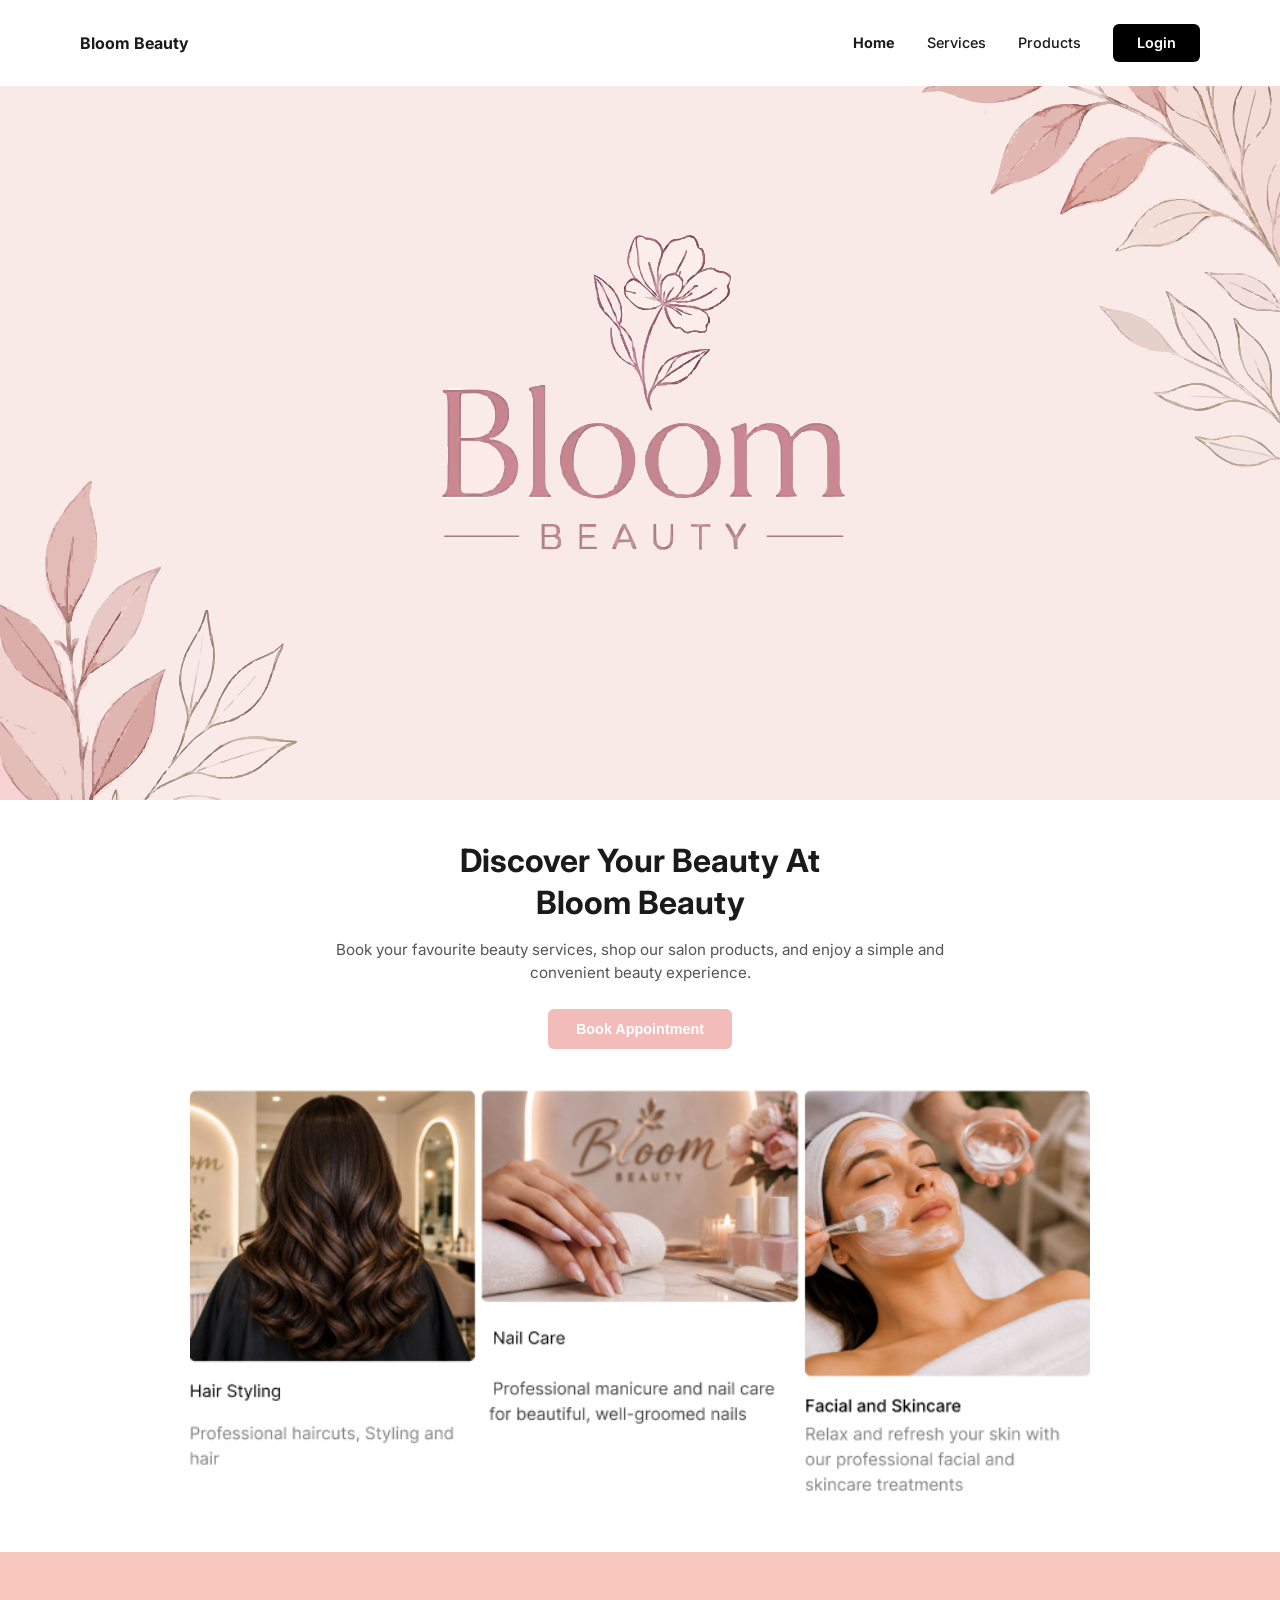
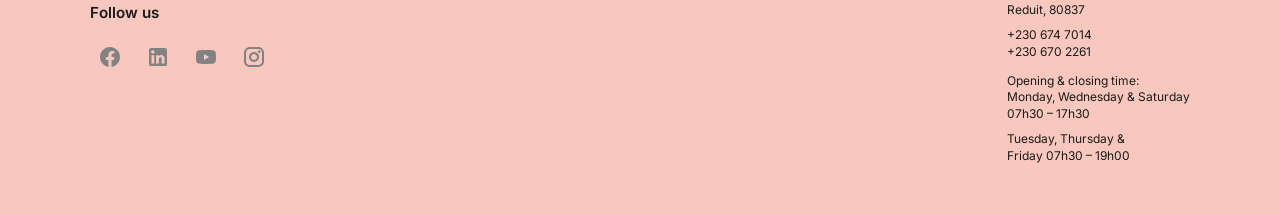
<file: bloom-beautyhtml/index.html>
<!DOCTYPE html>
<html lang="en">
<head>
  <meta charset="UTF-8" />
  <meta name="viewport" content="width=device-width, initial-scale=1.0" />
  <title>Bloom Beauty - Home</title>
  
  <!-- Google Fonts -->
  <link rel="preconnect" href="https://fonts.googleapis.com">
  <link rel="preconnect" href="https://fonts.gstatic.com" crossorigin>
  <link href="https://fonts.googleapis.com/css2?family=Inter:wght@400;500;600;700&display=swap" rel="stylesheet">
  
  <!-- Font Awesome Icons -->
  <link rel="stylesheet" href="https://cdnjs.cloudflare.com/ajax/libs/font-awesome/6.4.0/css/all.min.css">

  <!-- Link to external CSS file -->
  <link rel="stylesheet" href="style.css" />
</head>
<body>

  <!-- 1. Header / Navigation Bar -->
  <header class="site-header">
    <div class="logo">Bloom Beauty</div>
    <nav class="nav-links">
      <a href="index.html" class="active">Home</a>
      <a href="services.html">Services</a>
      <a href="products.html">Products</a>
      <a href="login.html" class="btn-login">Login</a>
    </nav>
  </header>

  <!-- 2. Hero Banner Image -->
  <section class="hero-banner">
    <img src="img/hero-banner.svg" alt="Bloom Beauty Floral Banner" />
  </section>

  <!-- 3. Hero Text & Call to Action -->
  <section class="hero-content">
    <h1>Discover Your Beauty At<br />Bloom Beauty</h1>
    <p>Book your favourite beauty services, shop our salon products, and enjoy a simple and convenient beauty experience.</p>
    <button class="btn-primary">Book Appointment</button>
  </section>

  <!-- 4. Our Services Section -->

    <div class="services-grid">
      <img src="img/services.jpg" alt="All Services" class="services-group" />  
    </div>
  </section>

  <!-- 5. Footer Section -->
  <footer class="site-footer">
    <div class="footer-container">
      
      <!-- Footer Left -->
      <div class="footer-left">
        <h4>Follow us</h4>
        <img src="img/socials.svg" alt="Social Media Links" class="social-icons-group" />
      </div>

      <!-- Footer Right -->
      <div class="footer-right">
        <p class="address">Reduit, 80837</p>
        <p>+230 674 7014</p>
        <p>+230 670 2261</p>
        <p class="schedule-title">Opening & closing time:</p>
        <p>Monday, Wednesday & Saturday<br />07h30 – 17h30</p>
        <p class="schedule-spacing">Tuesday, Thursday &<br />Friday 07h30 – 19h00</p>
      </div>

    </div>
  </footer>

</body>
</html>
</file>
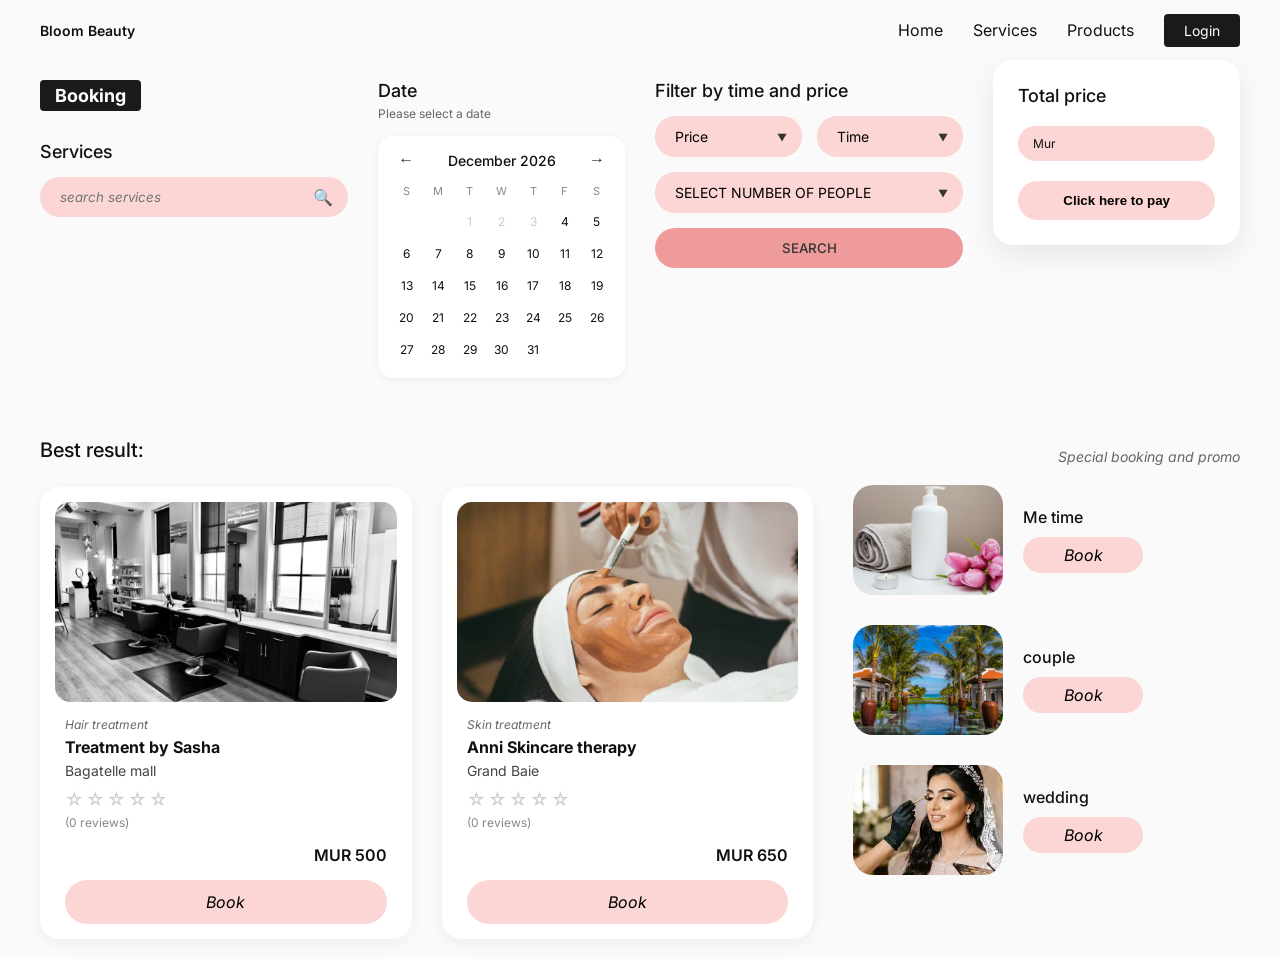
<file: booking.html>
<!DOCTYPE html>
<html lang="en">
<head>
    <meta charset="UTF-8">
    <meta name="viewport" content="width=device-width, initial-scale=1.0">
    <title>Bloom Beauty - Booking</title>
    <link rel="stylesheet" href="bookingstyle.css">
    <link href="https://fonts.googleapis.com/css2?family=Inter:wght@400;500;600;700&display=swap" rel="stylesheet">
</head>
<body>

    <!-- Navigation -->
    <nav class="navbar">
        <div class="logo">Bloom Beauty</div>
        <ul class="nav-links">
            <li><a href="#">Home</a></li>
            <li><a href="#">Services</a></li>
            <li><a href="#">Products</a></li>
            <li><a href="#" class="login-btn">Login</a></li>
        </ul>
    </nav>

    <main class="container">
        
        <!-- Top Section: Search & Filters -->
        <section class="search-section">
            
            <div class="services-search">
                <h2 class="section-title">Booking</h2>
                <h3>Services</h3>
                
                <!-- Searchable Dropdown -->
                <div class="searchable-dropdown" id="serviceDropdownContainer">
                    <input type="text" id="serviceSearchInput" placeholder="search services" autocomplete="off">
                    <span class="search-icon">&#128269;</span>
                    
                    <!-- Dropdown List -->
                    <ul class="dropdown-list" id="serviceDropdownList">
                        <!-- Options injected by JS -->
                    </ul>
                </div>
                <!-- Hidden input to store the selected service ID -->
                <input type="hidden" id="selectedServiceId" value="">
            </div>

            <!-- Real Calendar -->
            <div class="date-picker">
                <h3>Date</h3>
                <p class="subtitle">Please select a date</p>
                <div class="calendar-widget">
                    <div class="calendar-header">
                        <button class="cal-arrow" id="prevMonth">&#8592;</button>
                        <span id="calendarMonthYear">September 2026</span>
                        <button class="cal-arrow" id="nextMonth">&#8594;</button>
                    </div>
                    <div class="calendar-grid">
                        <div class="cal-day-name">S</div><div class="cal-day-name">M</div><div class="cal-day-name">T</div>
                        <div class="cal-day-name">W</div><div class="cal-day-name">T</div><div class="cal-day-name">F</div>
                        <div class="cal-day-name">S</div>
                        <!-- Days will be generated by JavaScript -->
                    </div>
                </div>
                <!-- Hidden input for the selected date -->
                <input type="hidden" id="selectedDate" value="">
            </div>

            <!-- Filter Dropdowns -->
            <div class="filters">
                <h3>Filter by time and price</h3>
                
                <div class="filter-row">
                    <div class="select-wrapper">
                        <select id="priceFilter" class="filter-select">
                            <option value="">Price</option>
                            <!-- REPLACE VALUES HERE -->
                            <option value="under-500">Under MUR 500</option>
                            <option value="500-1000">MUR 500 - 1000</option>
                            <option value="over-1000">Over MUR 1000</option>
                        </select>
                    </div>
                    <div class="select-wrapper">
                        <select id="timeFilter" class="filter-select">
                            <option value="">Time</option>
                            <!-- REPLACE VALUES HERE -->
                            <option value="morning">Morning</option>
                            <option value="afternoon">Afternoon</option>
                            <option value="evening">Evening</option>
                        </select>
                    </div>
                </div>

                <div class="select-wrapper full-width">
                    <select id="peopleFilter" class="filter-select">
                        <option value="">SELECT NUMBER OF PEOPLE</option>
                        <!-- REPLACE VALUES HERE -->
                        <option value="1">1 Person</option>
                        <option value="2">2 People</option>
                        <option value="3">3 People</option>
                        <option value="4">4+ People</option>
                    </select>
                </div>

                <button class="search-btn" id="searchBtn">SEARCH</button>
            </div>

            <!-- Total Price Card -->
            <div class="total-price-card">
                <h3>Total price</h3>
                <div class="price-input-wrapper">
                    <span class="currency">Mur</span>
                    <input type="text" id="totalPriceInput" class="price-input" readonly value="">
                </div>
                <!-- TODO: Connect to /api/pay endpoint -->
                <button class="pay-btn" id="payBtn">Click here to pay</button>
            </div>

        </section>

        <!-- Bottom Section: Results & Promos -->
        <section class="results-section">
            
            <div class="best-results">
                <h2>Best result:</h2>
                
                <div class="cards-container">
                    <!-- Card 1 -->
                    <div class="service-card">
                        <img src="images/HairTreatment.png" alt="Hair treatment">
                        <div class="card-content">
                            <p class="service-type">Hair treatment</p>
                            <h4>Treatment by Sasha</h4>
                            <p class="location">Bagatelle mall</p>
                            
                            <!-- Rating set to 0 -->
                            <div class="stars" data-rating="0">&#9734;&#9734;&#9734;&#9734;&#9734;</div>
                            <p class="reviews-text">(0 reviews)</p>
                            
                            <div class="card-footer">
                                <span class="price">MUR 500</span>
                            </div>
                            <button class="book-btn card-book-btn" data-service="Hair Styling">Book</button>
                        </div>
                    </div>

                    <!-- Card 2 -->
                    <div class="service-card">
                        <img src="images/Spa.png" alt="Skin treatment">
                        <div class="card-content">
                            <p class="service-type">Skin treatment</p>
                            <h4>Anni Skincare therapy</h4>
                            <p class="location">Grand Baie</p>
                            
                            <!-- Rating set to 0 -->
                            <div class="stars" data-rating="0">&#9734;&#9734;&#9734;&#9734;&#9734;</div>
                            <p class="reviews-text">(0 reviews)</p>
                            
                            <div class="card-footer">
                                <span class="price">MUR 650</span>
                            </div>
                            <button class="book-btn card-book-btn" data-service="Facial and Skincare">Book</button>
                        </div>
                    </div>
                </div>
            </div>

            <!-- Side Promos -->
            <aside class="promos">
                <p class="promo-text">Special booking and promo</p>
                
                <div class="promo-item">
                    <img src="images/Metime.png" alt="Me time">
                    <div class="promo-details">
                        <h4>Me time</h4>
                        <button class="book-btn small-btn promo-book-btn" data-promo="metime">Book</button>
                    </div>
                </div>

                <div class="promo-item">
                    <img src="images/Couple.png" alt="Couple">
                    <div class="promo-details">
                        <h4>couple</h4>
                        <button class="book-btn small-btn promo-book-btn" data-promo="couple">Book</button>
                    </div>
                </div>

                <div class="promo-item">
                    <img src="images/wedding.jpg" alt="Wedding">
                    <div class="promo-details">
                        <h4>wedding</h4>
                        <button class="book-btn small-btn promo-book-btn" data-promo="wedding">Book</button>
                    </div>
                </div>
            </aside>

        </section>

    </main>

    <script src="bookingscript.js"></script>
</body>
</html>
</file>
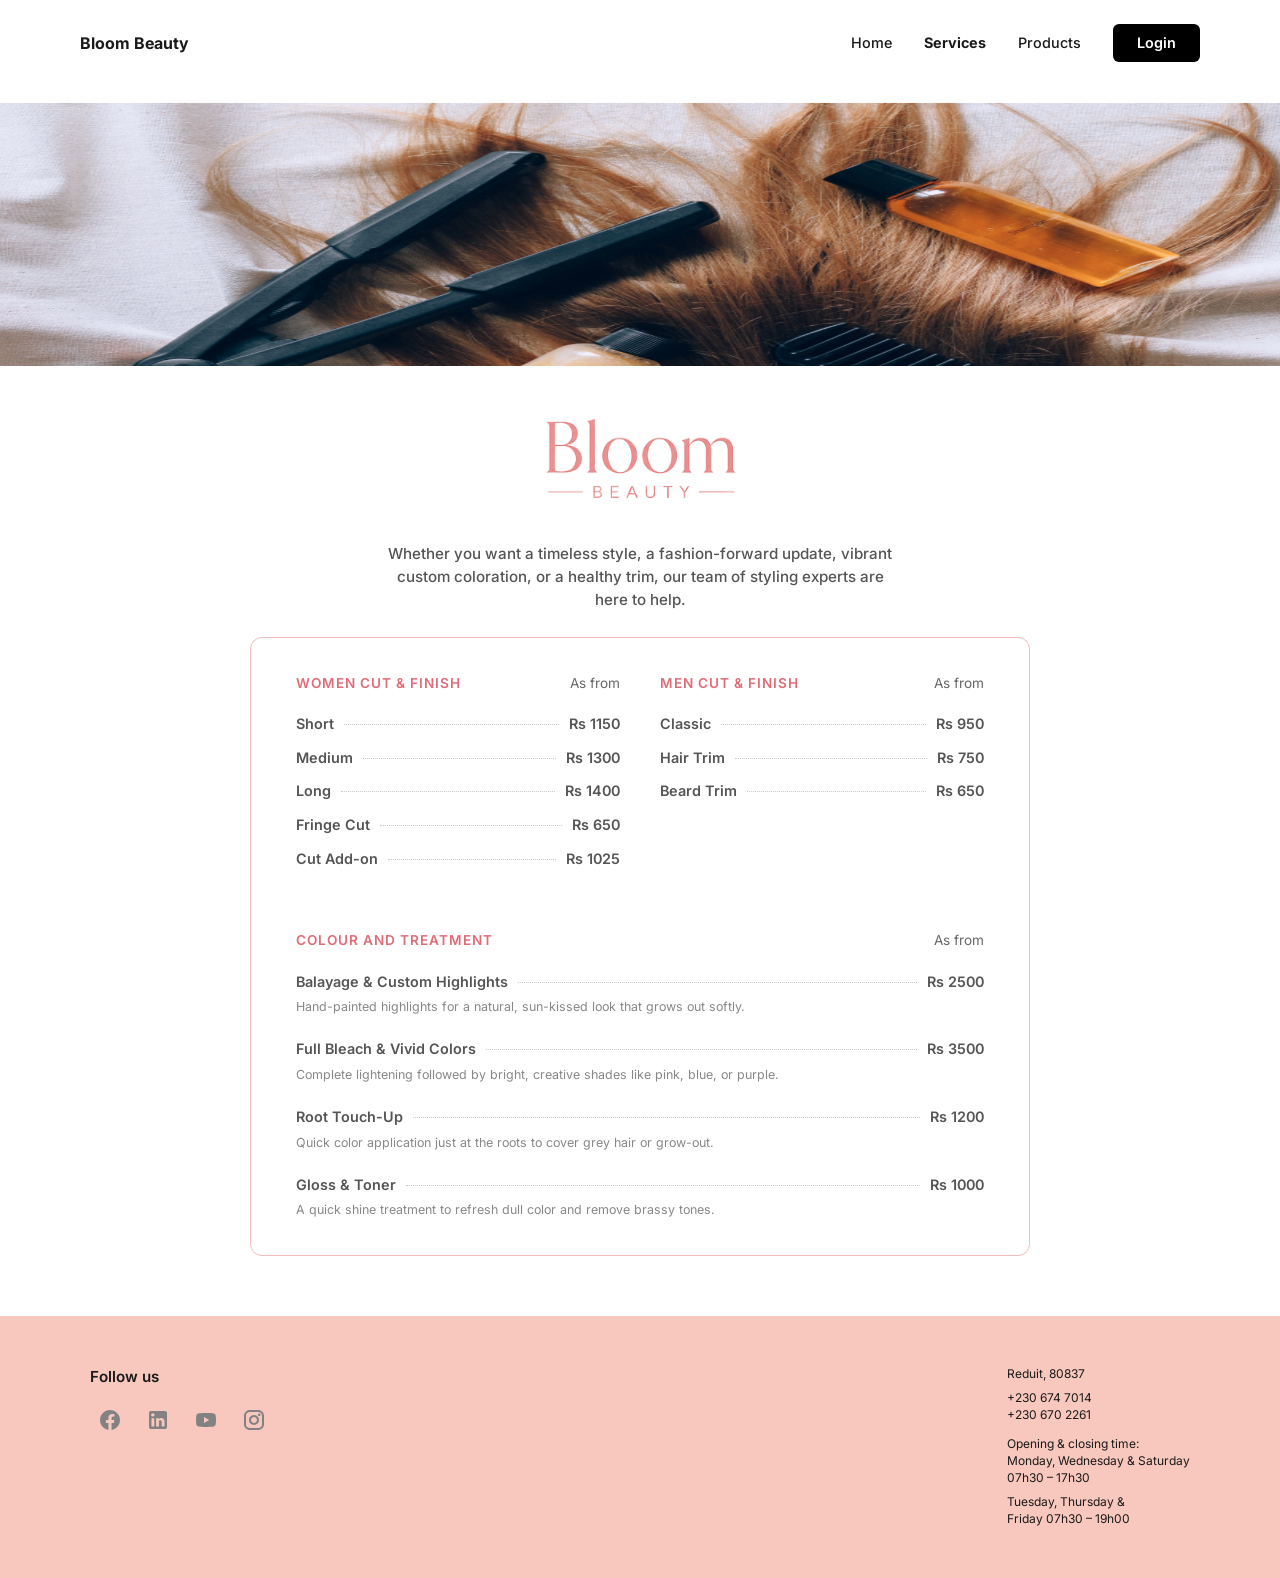
<file: bloom-beautyhtml/hair.html>
<!DOCTYPE html>
<html lang="en">
<head>
  <meta charset="UTF-8" />
  <meta name="viewport" content="width=device-width, initial-scale=1.0" />
  <title>Bloom Beauty - Hair Services</title>
  
  <!-- Google Fonts -->
  <link rel="preconnect" href="https://fonts.googleapis.com">
  <link rel="preconnect" href="https://fonts.gstatic.com" crossorigin>
  <link href="https://fonts.googleapis.com/css2?family=Inter:wght@400;500;600;700&family=Playfair+Display:ital,wght@0,400;0,600;1,400&display=swap" rel="stylesheet">
  
  <!-- Shared Stylesheet -->
  <link rel="stylesheet" href="style.css?v=5" />
</head>
<body>

  <!-- Navigation Header -->
  <header class="site-header">
    <div class="logo">Bloom Beauty</div>
    <nav class="nav-links">
      <a href="index.html">Home</a>
      <a href="services.html" class="active">Services</a>
      <a href="products.html">Products</a>
      <a href="login.html" class="btn-login">Login</a>
    </nav>
  </header>

  <!-- Hero Banner Section (With Zoom Effect) -->
  <div class="page-hero-banner">
    <img src="img/hair-services-banner.svg" alt="Hair Services Banner" class="hero-bg-img" />
    <div class="hero-overlay">
      <h1>Hair Services</h1>
    </div>
  </div>

  <!-- Centered Brand Logo Image Section -->
  <section class="brand-sub-section">
    <div class="brand-logo-container">
      <img src="img/Hero Image.jpg" alt="Bloom Beauty Logo" class="center-brand-logo" />
    </div>
    <p class="brand-tagline max-width-desc">
      Whether you want a timeless style, a fashion-forward update, vibrant custom coloration, or a healthy trim, our team of styling experts are here to help.
    </p>
  </section>

  <!-- Hair Menu Card Section -->
  <main class="menu-container">
    <div class="menu-card">
      
      <!-- Top Grid: 2 Columns (Women vs Men) -->
      <div class="menu-two-column-grid">
        
        <!-- Column 1: Women Cut & Finish -->
        <div class="menu-column">
          <div class="menu-header-row">
            <span class="menu-category-title">WOMEN CUT & FINISH</span>
            <span class="menu-as-from">As from</span>
          </div>
          <div class="menu-items-list compact">
            
            <div class="menu-item-row">
              <span class="service-title">Short</span>
              <span class="leader-dots"></span>
              <span class="service-price">Rs 1150</span>
            </div>

            <div class="menu-item-row">
              <span class="service-title">Medium</span>
              <span class="leader-dots"></span>
              <span class="service-price">Rs 1300</span>
            </div>

            <div class="menu-item-row">
              <span class="service-title">Long</span>
              <span class="leader-dots"></span>
              <span class="service-price">Rs 1400</span>
            </div>

            <div class="menu-item-row">
              <span class="service-title">Fringe Cut</span>
              <span class="leader-dots"></span>
              <span class="service-price">Rs 650</span>
            </div>

            <div class="menu-item-row">
              <span class="service-title">Cut Add-on</span>
              <span class="leader-dots"></span>
              <span class="service-price">Rs 1025</span>
            </div>

          </div>
        </div>

        <!-- Column 2: Men Cut & Finish -->
        <div class="menu-column">
          <div class="menu-header-row">
            <span class="menu-category-title">MEN CUT & FINISH</span>
            <span class="menu-as-from">As from</span>
          </div>
          <div class="menu-items-list compact">
            
            <div class="menu-item-row">
              <span class="service-title">Classic</span>
              <span class="leader-dots"></span>
              <span class="service-price">Rs 950</span>
            </div>

            <div class="menu-item-row">
              <span class="service-title">Hair Trim</span>
              <span class="leader-dots"></span>
              <span class="service-price">Rs 750</span>
            </div>

            <div class="menu-item-row">
              <span class="service-title">Beard Trim</span>
              <span class="leader-dots"></span>
              <span class="service-price">Rs 650</span>
            </div>

          </div>
        </div>

      </div>

      <!-- Section Divider Line -->
      <div class="menu-section-divider"></div>

      <!-- Bottom Section: Colour and Treatment -->
      <div class="menu-full-width-section">
        <div class="menu-header-row">
          <span class="menu-category-title">COLOUR AND TREATMENT</span>
          <span class="menu-as-from">As from</span>
        </div>

        <div class="menu-items-list">
          
          <!-- Item 1 -->
          <div class="menu-item">
            <div class="menu-item-row">
              <span class="service-title">Balayage & Custom Highlights</span>
              <span class="leader-dots"></span>
              <span class="service-price">Rs 2500</span>
            </div>
            <p class="service-desc">
              Hand-painted highlights for a natural, sun-kissed look that grows out softly.
            </p>
          </div>

          <!-- Item 2 -->
          <div class="menu-item">
            <div class="menu-item-row">
              <span class="service-title">Full Bleach & Vivid Colors</span>
              <span class="leader-dots"></span>
              <span class="service-price">Rs 3500</span>
            </div>
            <p class="service-desc">
              Complete lightening followed by bright, creative shades like pink, blue, or purple.
            </p>
          </div>

          <!-- Item 3 -->
          <div class="menu-item">
            <div class="menu-item-row">
              <span class="service-title">Root Touch-Up</span>
              <span class="leader-dots"></span>
              <span class="service-price">Rs 1200</span>
            </div>
            <p class="service-desc">
              Quick color application just at the roots to cover grey hair or grow-out.
            </p>
          </div>

          <!-- Item 4 -->
          <div class="menu-item">
            <div class="menu-item-row">
              <span class="service-title">Gloss & Toner</span>
              <span class="leader-dots"></span>
              <span class="service-price">Rs 1000</span>
            </div>
            <p class="service-desc">
              A quick shine treatment to refresh dull color and remove brassy tones.
            </p>
          </div>

        </div>
      </div>

    </div>
  </main>

  <!-- Footer Section -->
  <footer class="site-footer">
    <div class="footer-container">
      
      <!-- Footer Left -->
      <div class="footer-left">
        <h4>Follow us</h4>
        <img src="img/socials.svg" alt="Social Media Links" class="social-icons-group" />
      </div>

      <!-- Footer Right -->
      <div class="footer-right">
        <p class="address">Reduit, 80837</p>
        <p>+230 674 7014</p>
        <p>+230 670 2261</p>
        <p class="schedule-title">Opening & closing time:</p>
        <p>Monday, Wednesday & Saturday<br />07h30 – 17h30</p>
        <p class="schedule-spacing">Tuesday, Thursday &<br />Friday 07h30 – 19h00</p>
      </div>

    </div>
  </footer>

</body>
</html>
</file>
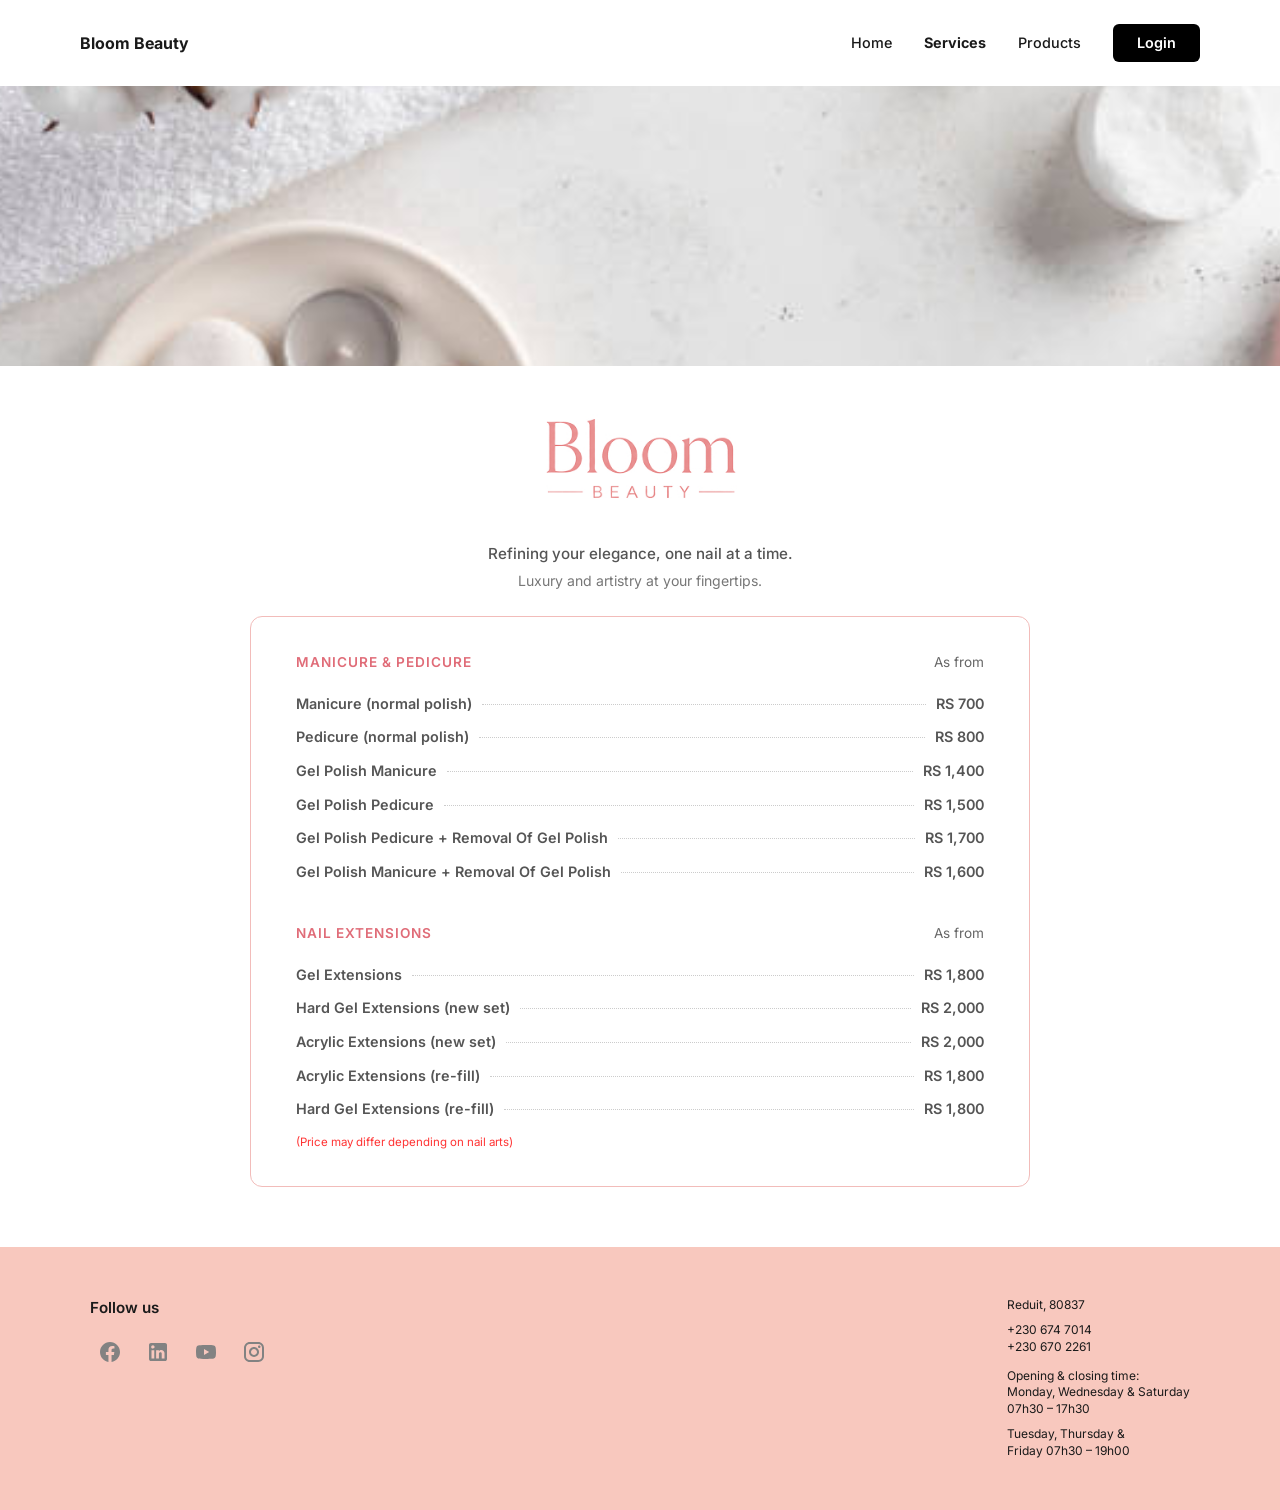
<file: bloom-beautyhtml/nails.html>
<!DOCTYPE html>
<head>
  <meta charset="UTF-8" />
  <meta name="viewport" content="width=device-width, initial-scale=1.0" />
  <title>Bloom Beauty - Nails Care</title>
  
  <!-- Google Fonts -->
  <link rel="preconnect" href="https://fonts.googleapis.com">
  <link rel="preconnect" href="https://fonts.gstatic.com" crossorigin>
  <link href="https://fonts.googleapis.com/css2?family=Inter:wght@400;500;600;700&family=Playfair+Display:ital,wght@0,400;0,600;1,400&display=swap" rel="stylesheet">
  
  <!-- Font Awesome Icons -->
  <link rel="stylesheet" href="https://cdnjs.cloudflare.com/ajax/libs/font-awesome/6.4.0/css/all.min.css">

  <!-- Shared Stylesheet -->
  <link rel="stylesheet" href="style.css?v=6" />
</head>
<body>

  <!-- Navigation Header -->
  <header class="site-header">
    <div class="logo">Bloom Beauty</div>
    <nav class="nav-links">
      <a href="index.html">Home</a>
      <a href="services.html" class="active">Services</a>
      <a href="products.html">Products</a>
      <a href="login.html" class="btn-login">Login</a>
    </nav>
  </header>

  <!-- Hero Banner Section (With Zoom Effect) -->
  <div class="page-hero-banner">
    <img src="img/nails-care-banner.svg" alt="Nails Care Banner" class="hero-bg-img" />
    <div class="hero-overlay">
      <h1>Nails Care</h1>
    </div>
  </div>

  <!-- Centered Brand Logo Image Section -->
  <section class="brand-sub-section">
    <div class="brand-logo-container">
      <img src="img/Hero Image.jpg" alt="Bloom Beauty Logo" class="center-brand-logo" />
    </div>
    <p class="brand-tagline">Refining your elegance, one nail at a time.</p>
    <p class="brand-subtagline">Luxury and artistry at your fingertips.</p>
  </section>

  <!-- Nails Menu Card Section -->
  <main class="menu-container">
    <div class="menu-card">
      
      <!-- Section 1: Manicure & Pedicure -->
      <div class="menu-full-width-section">
        <div class="menu-header-row">
          <span class="menu-category-title">MANICURE & PEDICURE</span>
          <span class="menu-as-from">As from</span>
        </div>

        <div class="menu-items-list compact">
          
          <div class="menu-item-row">
            <span class="service-title">Manicure (normal polish)</span>
            <span class="leader-dots"></span>
            <span class="service-price">RS 700</span>
          </div>

          <div class="menu-item-row">
            <span class="service-title">Pedicure (normal polish)</span>
            <span class="leader-dots"></span>
            <span class="service-price">RS 800</span>
          </div>

          <div class="menu-item-row">
            <span class="service-title">Gel Polish Manicure</span>
            <span class="leader-dots"></span>
            <span class="service-price">RS 1,400</span>
          </div>

          <div class="menu-item-row">
            <span class="service-title">Gel Polish Pedicure</span>
            <span class="leader-dots"></span>
            <span class="service-price">RS 1,500</span>
          </div>

          <div class="menu-item-row">
            <span class="service-title">Gel Polish Pedicure + Removal Of Gel Polish</span>
            <span class="leader-dots"></span>
            <span class="service-price">RS 1,700</span>
          </div>

          <div class="menu-item-row">
            <span class="service-title">Gel Polish Manicure + Removal Of Gel Polish</span>
            <span class="leader-dots"></span>
            <span class="service-price">RS 1,600</span>
          </div>

        </div>
      </div>

      <!-- Section Divider -->
      <div class="menu-section-divider"></div>

      <!-- Section 2: Nail Extensions -->
      <div class="menu-full-width-section">
        <div class="menu-header-row">
          <span class="menu-category-title">NAIL EXTENSIONS</span>
          <span class="menu-as-from">As from</span>
        </div>

        <div class="menu-items-list compact">
          
          <div class="menu-item-row">
            <span class="service-title">Gel Extensions</span>
            <span class="leader-dots"></span>
            <span class="service-price">RS 1,800</span>
          </div>

          <div class="menu-item-row">
            <span class="service-title">Hard Gel Extensions (new set)</span>
            <span class="leader-dots"></span>
            <span class="service-price">RS 2,000</span>
          </div>

          <div class="menu-item-row">
            <span class="service-title">Acrylic Extensions (new set)</span>
            <span class="leader-dots"></span>
            <span class="service-price">RS 2,000</span>
          </div>

          <div class="menu-item-row">
            <span class="service-title">Acrylic Extensions (re-fill)</span>
            <span class="leader-dots"></span>
            <span class="service-price">RS 1,800</span>
          </div>

          <div class="menu-item-row">
            <span class="service-title">Hard Gel Extensions (re-fill)</span>
            <span class="leader-dots"></span>
            <span class="service-price">RS 1,800</span>
          </div>

        </div>

        <!-- Note Text -->
        <p class="menu-note-text">(Price may differ depending on nail arts)</p>

      </div>

    </div>
  </main>

  <footer class="site-footer">
    <div class="footer-container">
      
      <!-- Footer Left -->
      <div class="footer-left">
        <h4>Follow us</h4>
        <img src="img/socials.svg" alt="Social Media Links" class="social-icons-group" />
      </div>

      <!-- Footer Right -->
      <div class="footer-right">
        <p class="address">Reduit, 80837</p>
        <p>+230 674 7014</p>
        <p>+230 670 2261</p>
        <p class="schedule-title">Opening & closing time:</p>
        <p>Monday, Wednesday & Saturday<br />07h30 – 17h30</p>
        <p class="schedule-spacing">Tuesday, Thursday &<br />Friday 07h30 – 19h00</p>
      </div>

    </div>
  </footer>

</body>
</html>
</file>
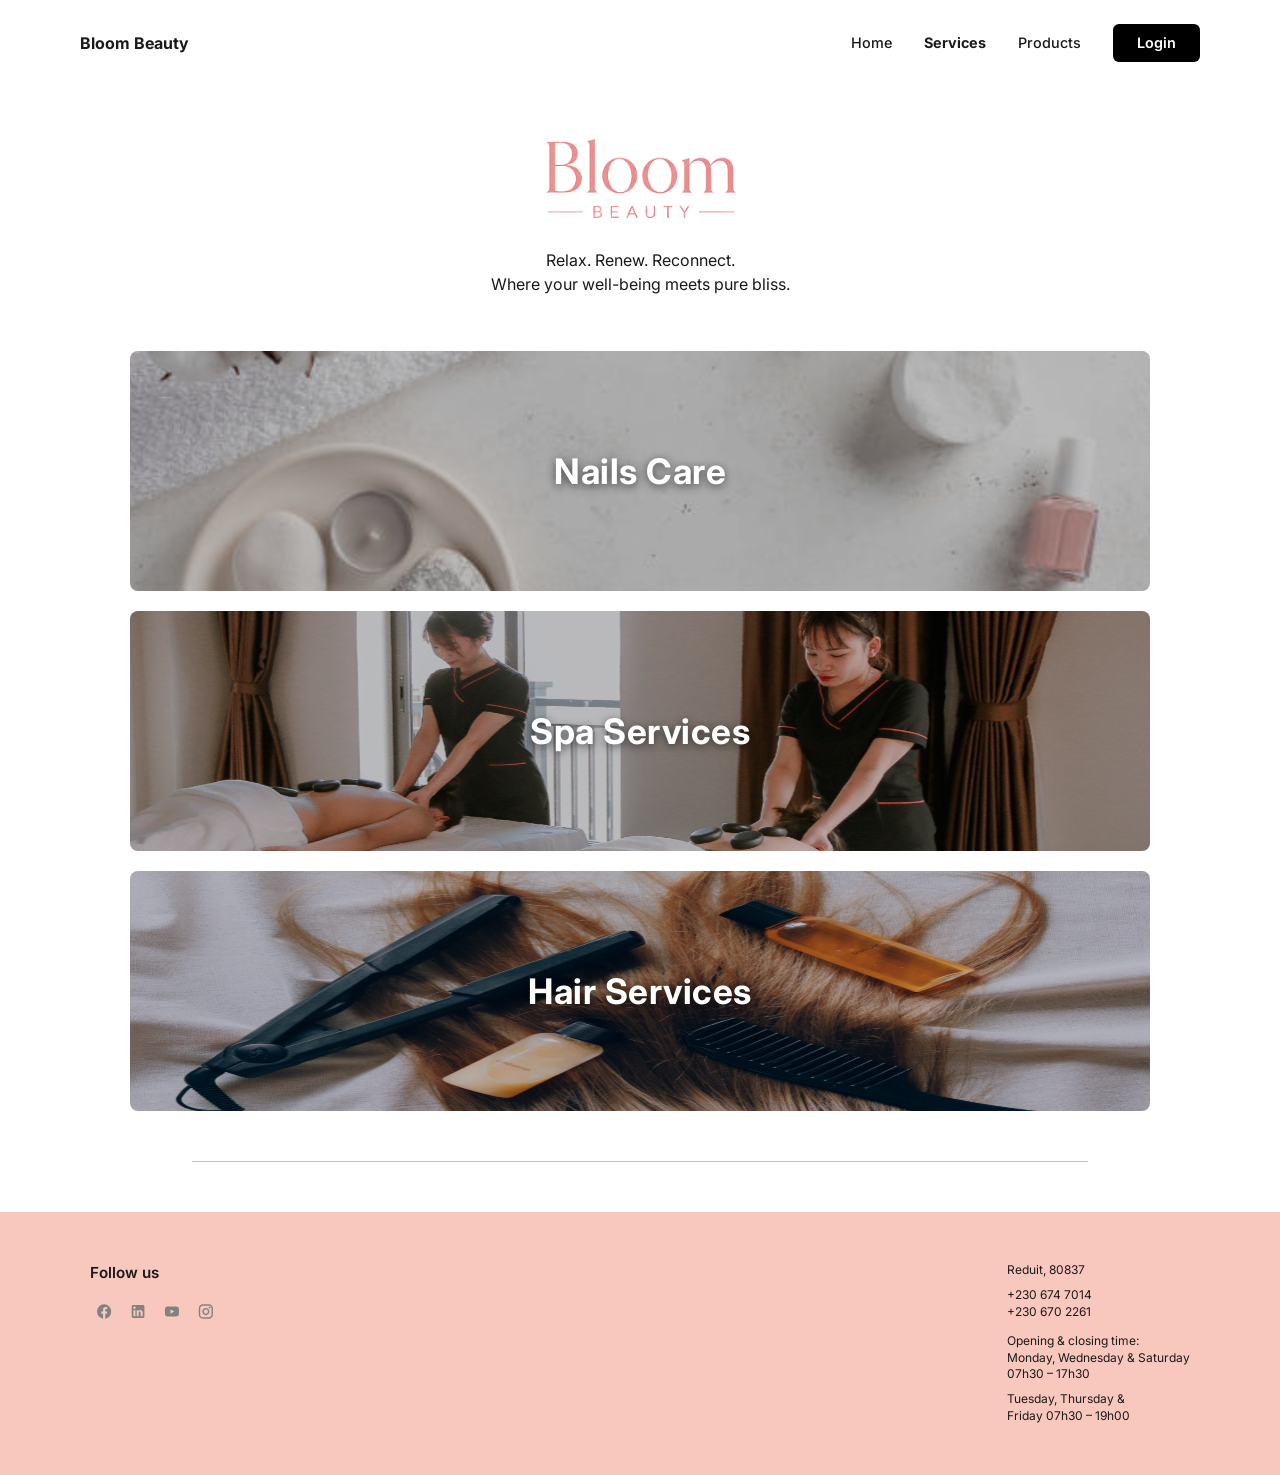
<file: bloom-beautyhtml/services.html>
<!DOCTYPE html>
<head>
  <meta charset="UTF-8" />
  <meta name="viewport" content="width=device-width, initial-scale=1.0" />
  <title>Bloom Beauty - Services</title>
  
  <!-- Google Fonts -->
  <link rel="preconnect" href="https://fonts.googleapis.com">
  <link rel="preconnect" href="https://fonts.gstatic.com" crossorigin>
  <link href="https://fonts.googleapis.com/css2?family=Inter:wght@400;500;600;700&display=swap" rel="stylesheet">
  
  <!-- Main Stylesheet -->
  <link rel="stylesheet" href="style2.css" />
</head>
<body>

  <!-- Navigation Header -->
  <header class="site-header">
    <div class="logo">Bloom Beauty</div>
    <nav class="nav-links">
      <a href="index.html">Home</a>
      <a href="/services.html" class="active">Services</a>
      <a href="/products.html">Products</a>
      <a href="/login.html" class="btn-login">Login</a>
    </nav>
  </header>

  <!-- Centered Brand Logo Section -->
  <section class="brand-sub-section">
    <div class="brand-logo-container">
      <img src="img/Hero Image.jpg" alt="Bloom Beauty Logo" class="center-brand-logo" />
    </div>
    <p class="brand-tagline">Relax. Renew. Reconnect.</p>
    <p class="brand-subtagline">Where your well-being meets pure bliss.</p>
  </section>

  <!-- Services Categories Section (Text inside images) -->
  <main class="services-categories-section">
    
    <!-- Nails Care Banner -->
    <a href="nails.html" class="category-banner">
      <img src="img/nails-care-banner.svg" alt="Nails Care" class="banner-bg" />
      <div class="banner-overlay">
        <h2>Nails Care</h2>
      </div>
    </a>

    <!-- Spa Services Banner -->
    <a href="spa.html" class="category-banner">
      <img src="img/spa-services-banner.svg" alt="Spa Services" class="banner-bg" />
      <div class="banner-overlay">
        <h2>Spa Services</h2>
      </div>
    </a>

    <!-- Hair Services Banner -->
    <a href="hair.html" class="category-banner">
      <img src="img/hair-services-banner.svg" alt="Hair Services" class="banner-bg" />
      <div class="banner-overlay">
        <h2>Hair Services</h2>
      </div>
    </a>

  </main>

  <div class="content-divider"></div>

  <!-- Footer Section -->
  <footer class="site-footer">
    <div class="footer-container">
      
      <!-- Footer Left -->
      <div class="footer-left">
        <h4>Follow us</h4>
        <img src="img/socials.svg" alt="Social Media Links" class="social-icons-group" />
      </div>

      <!-- Footer Right -->
      <div class="footer-right">
        <p class="address">Reduit, 80837</p>
        <p>+230 674 7014</p>
        <p>+230 670 2261</p>
        <p class="schedule-title">Opening & closing time:</p>
        <p>Monday, Wednesday & Saturday<br />07h30 – 17h30</p>
        <p class="schedule-spacing">Tuesday, Thursday &<br />Friday 07h30 – 19h00</p>
      </div>

    </div>
  </footer>

</body>
</html>
</file>
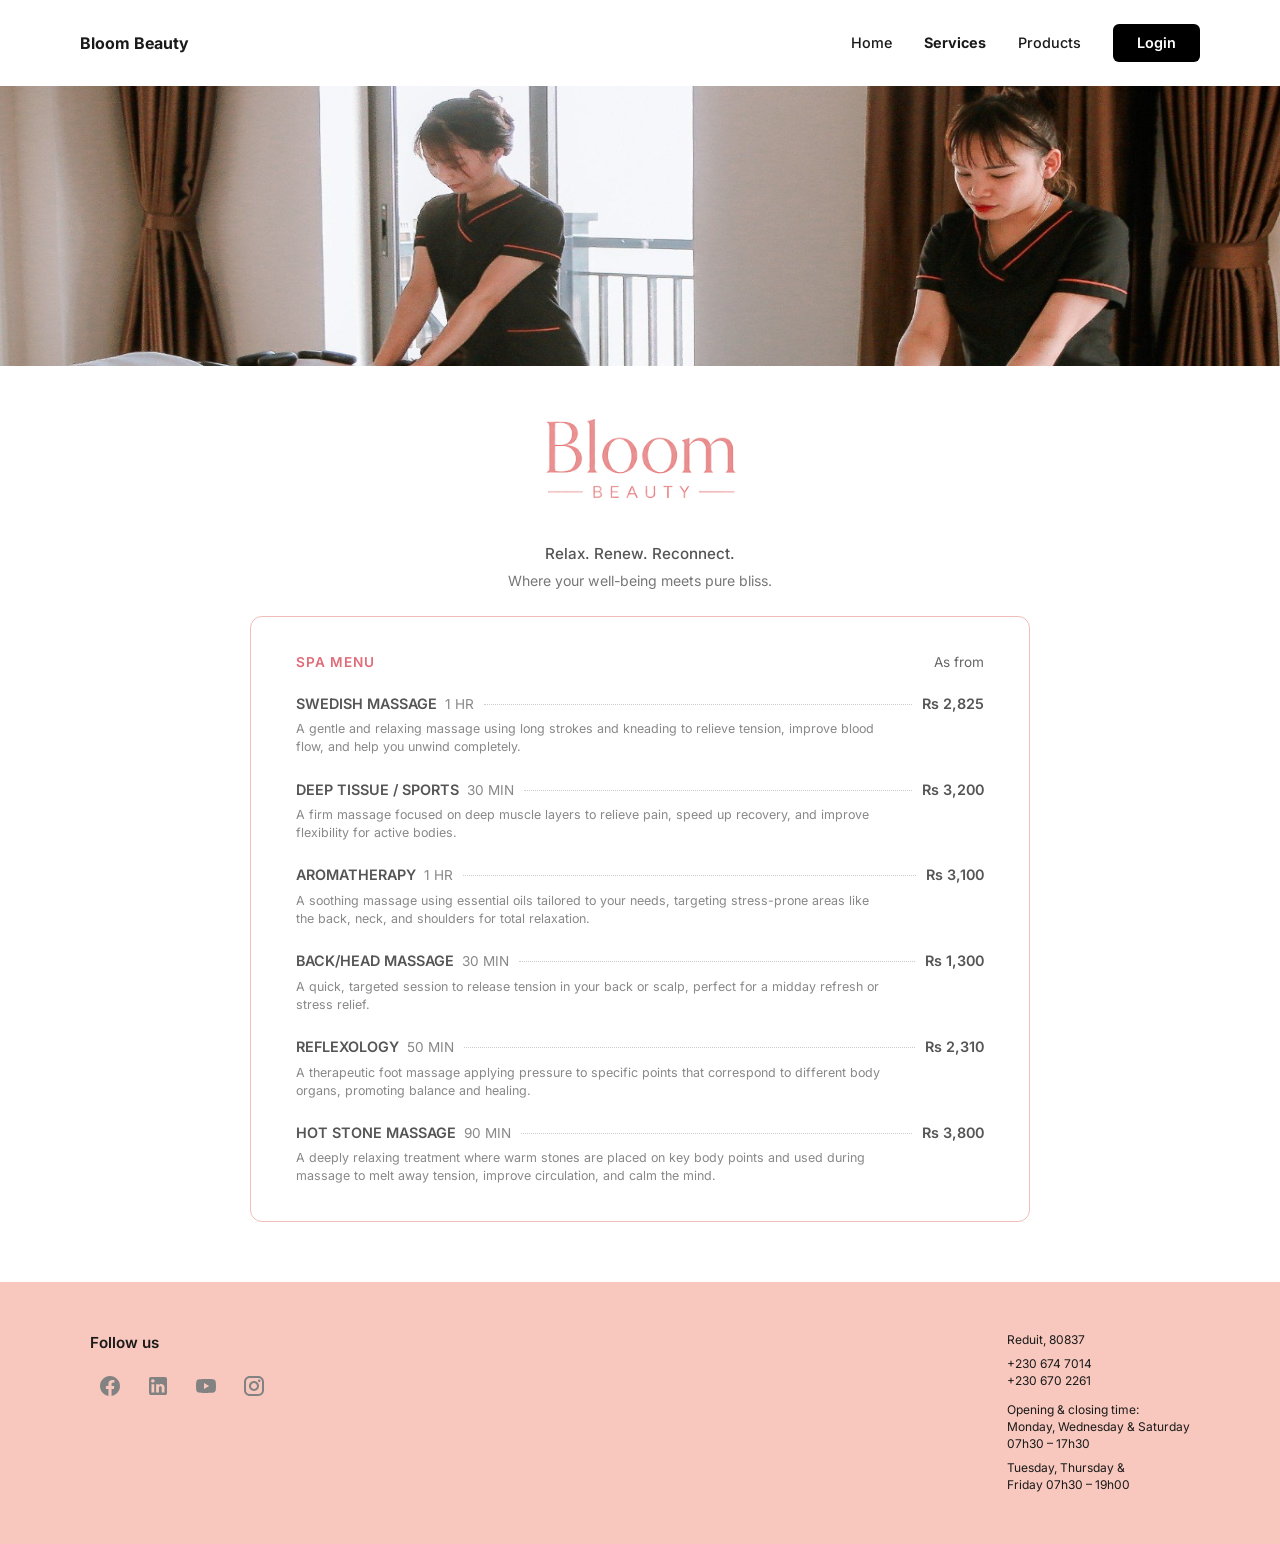
<file: bloom-beautyhtml/spa.html>
<!DOCTYPE html>
<head>
  <meta charset="UTF-8" />
  <meta name="viewport" content="width=device-width, initial-scale=1.0" />
  <title>Bloom Beauty - Spa Services</title>
  
  <!-- Google Fonts -->
  <link rel="preconnect" href="https://fonts.googleapis.com">
  <link rel="preconnect" href="https://fonts.gstatic.com" crossorigin>
  <link href="https://fonts.googleapis.com/css2?family=Inter:wght@400;500;600;700&family=Playfair+Display:ital,wght@0,400;0,600;1,400&display=swap" rel="stylesheet">
  
  <!-- Shared Stylesheet -->
  <link rel="stylesheet" href="style.css?v=3" />
</head>
<body>

  <!-- Navigation Header -->
  <header class="site-header">
    <div class="logo">Bloom Beauty</div>
    <nav class="nav-links">
      <a href="index.html">Home</a>
      <a href="services.html" class="active">Services</a>
      <a href="products.html">Products</a>
      <a href="login.html" class="btn-login">Login</a>
    </nav>
  </header>

  <!-- Hero Banner Section -->
  <div class="page-hero-banner">
    <img src="img/spa-services-banner.svg" alt="Spa Services Banner" class="hero-bg-img" />
    <div class="hero-overlay">
      <h1>Spa Services</h1>
    </div>
  </div>

  <!-- Centered Brand Section -->
  <section class="brand-sub-section">
    <div class="brand-logo-container">
      <img src="img/Hero Image.jpg" alt="Bloom Beauty Logo" class="center-brand-logo" />
    </div>
    <p class="brand-tagline">Relax. Renew. Reconnect.</p>
    <p class="brand-subtagline">Where your well-being meets pure bliss.</p>
  </section>

  <!-- Spa Menu Card Section -->
  <main class="menu-container">
    <div class="menu-card">
      
      <!-- Menu Subheader -->
      <div class="menu-header-row">
        <span class="menu-category-title">SPA MENU</span>
        <span class="menu-as-from">As from</span>
      </div>

      <!-- Menu Items List -->
      <div class="menu-items-list">
        
        <!-- Item 1 -->
        <div class="menu-item">
          <div class="menu-item-row">
            <span class="service-title">SWEDISH MASSAGE <span class="service-duration">1 HR</span></span>
            <span class="leader-dots"></span>
            <span class="service-price">Rs 2,825</span>
          </div>
          <p class="service-desc">
            A gentle and relaxing massage using long strokes and kneading to relieve tension, improve blood flow, and help you unwind completely.
          </p>
        </div>

        <!-- Item 2 -->
        <div class="menu-item">
          <div class="menu-item-row">
            <span class="service-title">DEEP TISSUE / SPORTS <span class="service-duration">30 MIN</span></span>
            <span class="leader-dots"></span>
            <span class="service-price">Rs 3,200</span>
          </div>
          <p class="service-desc">
            A firm massage focused on deep muscle layers to relieve pain, speed up recovery, and improve flexibility for active bodies.
          </p>
        </div>

        <!-- Item 3 -->
        <div class="menu-item">
          <div class="menu-item-row">
            <span class="service-title">AROMATHERAPY <span class="service-duration">1 HR</span></span>
            <span class="leader-dots"></span>
            <span class="service-price">Rs 3,100</span>
          </div>
          <p class="service-desc">
            A soothing massage using essential oils tailored to your needs, targeting stress-prone areas like the back, neck, and shoulders for total relaxation.
          </p>
        </div>

        <!-- Item 4 -->
        <div class="menu-item">
          <div class="menu-item-row">
            <span class="service-title">BACK/HEAD MASSAGE <span class="service-duration">30 MIN</span></span>
            <span class="leader-dots"></span>
            <span class="service-price">Rs 1,300</span>
          </div>
          <p class="service-desc">
            A quick, targeted session to release tension in your back or scalp, perfect for a midday refresh or stress relief.
          </p>
        </div>

        <!-- Item 5 -->
        <div class="menu-item">
          <div class="menu-item-row">
            <span class="service-title">REFLEXOLOGY <span class="service-duration">50 MIN</span></span>
            <span class="leader-dots"></span>
            <span class="service-price">Rs 2,310</span>
          </div>
          <p class="service-desc">
            A therapeutic foot massage applying pressure to specific points that correspond to different body organs, promoting balance and healing.
          </p>
        </div>

        <!-- Item 6 -->
        <div class="menu-item">
          <div class="menu-item-row">
            <span class="service-title">HOT STONE MASSAGE <span class="service-duration">90 MIN</span></span>
            <span class="leader-dots"></span>
            <span class="service-price">Rs 3,800</span>
          </div>
          <p class="service-desc">
            A deeply relaxing treatment where warm stones are placed on key body points and used during massage to melt away tension, improve circulation, and calm the mind.
          </p>
        </div>

      </div>
    </div>
  </main>

  <!-- Footer Section -->
  <footer class="site-footer">
    <div class="footer-container">
      
      <!-- Footer Left -->
      <div class="footer-left">
        <h4>Follow us</h4>
        <img src="img/socials.svg" alt="Social Media Links" class="social-icons-group" />
      </div>

      <!-- Footer Right -->
      <div class="footer-right">
        <p class="address">Reduit, 80837</p>
        <p>+230 674 7014</p>
        <p>+230 670 2261</p>
        <p class="schedule-title">Opening & closing time:</p>
        <p>Monday, Wednesday & Saturday<br />07h30 – 17h30</p>
        <p class="schedule-spacing">Tuesday, Thursday &<br />Friday 07h30 – 19h00</p>
      </div>

    </div>
  </footer>

</body>
</html>
</file>
<file: bloom-beautyhtml/style.css>
/* Home Page*/
:root {
  --primary-pink: #dd6b7b;
  --footer-bg: #f8c8be;
  --text-dark: #1a1a1a;
  --font-family: 'Inter', sans-serif;
}

* {
  box-sizing: border-box;
  margin: 0;
  padding: 0;
}

body {
  font-family: var(--font-family);
  color: var(--text-dark);
  background-color: #ffffff;
  line-height: 1.5;
}


.site-header {
  display: flex;
  justify-content: space-between;
  align-items: center;
  padding: 24px 80px;
  background-color: #ffffff;
}

.logo {
  font-weight: 700;
  font-size: 1rem;
}

.nav-links {
  display: flex;
  align-items: center;
  gap: 32px;
}

.nav-links a {
  text-decoration: none;
  color: var(--text-dark);
  font-size: 0.9rem;
  font-weight: 500;
}

.nav-links a.active {
  font-weight: 700;
}

.nav-links a.btn-login {
  background-color: #000000;
  color: #ffffff;
  padding: 8px 24px;
  border-radius: 6px;
  font-weight: 600;
}

/* 3. HERO BANNER*/
.page-hero-banner {
  position: relative;
  width: 100%;
  height: 280px;
  overflow: hidden;
  cursor: pointer;
}

.hero-banner {
  width: 100%;
  overflow: hidden;
}

.hero-banner img {
  width: 100%;
  height: auto;
  display: block;
}

.hero-content {
  text-align: center;
  padding: 40px 20px;
  max-width: 650px;
  margin: 0 auto;
}

.hero-content h1 {
  font-size: 2rem;
  font-weight: 700;
  line-height: 1.3;
  margin-bottom: 16px;
  color: #1a1a1a;
}

.hero-content p {
  font-size: 0.95rem;
  color: #555555;
  margin-bottom: 24px;
  line-height: 1.5;
}

.btn-primary {
  display: inline-block;
  background-color: #f2bcba;
  color: #ffffff;
  padding: 12px 28px;
  border-radius: 6px;
  text-decoration: none;
  font-weight: 600;
  font-size: 0.9rem;
  border: none;
  cursor: pointer;
  transition: background-color 0.2s ease;
}

.btn-primary:hover {
  background-color: #e06c78;
}

.services-section {
  text-align: center;
  padding: 30px 20px 60px;
  max-width: 1000px;
  margin: 0 auto;
}

.services-section h2 {
  font-size: 1.5rem;
  font-weight: 700;
  margin-bottom: 25px;
}

.services-group {
  width: 100%;
  max-width: 900px;
  height: auto;
  border-radius: 8px;
  display: block;
  margin: 0 auto;
}

/* All SERVICES PAGE  */
.services-categories-section {
  max-width: 1100px;
  margin: 30px auto 0;
  padding: 0 40px;
  display: flex;
  flex-direction: column;
  gap: 20px;
}

.category-banner {
  position: relative;
  width: 100%;
  height: 240px;
  display: block;
  border-radius: 8px;
  overflow: hidden;
  text-decoration: none;
}

.banner-bg {
  position: absolute;
  top: 0;
  left: 0;
  width: 100%;
  height: 100%;
  object-fit: cover;
  display: block;
  transition: transform 0.4s ease-in-out;
  z-index: 1;
}

.banner-overlay {
  position: absolute;
  top: 0;
  left: 0;
  width: 100%;
  height: 100%;
  background: rgba(0, 0, 0, 0.25);
  display: flex;
  align-items: center;
  justify-content: center;
  z-index: 2;
  transition: background 0.3s ease;
}

.banner-overlay h2 {
  color: #ffffff !important;
  font-size: 2.2rem;
  font-weight: 700;
  letter-spacing: 0.5px;
  text-shadow: 0 2px 10px rgba(0, 0, 0, 0.6);
  text-align: center;
  margin: 0;
}

.category-banner:hover .banner-bg {
  transform: scale(1.05);
}

.category-banner:hover .banner-overlay {
  background: rgba(0, 0, 0, 0.35);
}

/*BRAND LOGO */
.brand-sub-section {
  text-align: center;
  padding: 35px 20px 25px;
  display: flex;
  flex-direction: column;
  align-items: center;
  justify-content: center;
  width: 100%;
}

.brand-logo-container {
  width: 100%;
  display: flex;
  justify-content: center;
  align-items: center;
  margin-bottom: 12px;
}

.center-brand-logo {
  display: block;
  max-width: 240px;
  height: auto;
  margin: 0 auto;
}

.brand-tagline {
  color: #555555;
  font-size: 0.95rem;
  margin-top: 15px;
  font-weight: 500;
}

.brand-subtagline {
  color: #777777;
  font-size: 0.88rem;
  margin-top: 4px;
}

.brand-tagline.max-width-desc {
  max-width: 520px;
  margin: 15px auto 0;
  line-height: 1.5;
}

.menu-container {
  max-width: 820px;
  margin: 0 auto 60px;
  padding: 0 20px;
}

.menu-card {
  border: 1.5px solid #f2bcba;
  border-radius: 12px;
  padding: 35px 45px;
  background-color: #ffffff;
}

.menu-header-row {
  display: flex;
  justify-content: space-between;
  align-items: center;
  margin-bottom: 20px;
  font-size: 0.85rem;
  font-weight: 600;
}

.menu-category-title {
  color: #e06c78;
  letter-spacing: 1px;
}

.menu-as-from {
  color: #666666;
  font-weight: 400;
}

.menu-items-list {
  display: flex;
  flex-direction: column;
  gap: 22px;
}

.menu-items-list.compact {
  gap: 12px;
}

.menu-item {
  display: flex;
  flex-direction: column;
}

.menu-item-row {
  display: flex;
  align-items: baseline;
  justify-content: space-between;
  width: 100%;
}

.service-title {
  font-weight: 600;
  font-size: 0.9rem;
  color: #555555;
  white-space: nowrap;
}

.service-duration {
  font-weight: 400;
  color: #888888;
  font-size: 0.85rem;
  margin-left: 4px;
}

.leader-dots {
  flex-grow: 1;
  margin: 0 10px;
  border-bottom: 1px dotted #cccccc;
  position: relative;
  top: -4px;
}

.service-price {
  font-weight: 600;
  font-size: 0.9rem;
  color: #555555;
  white-space: nowrap;
}

.service-desc {
  font-size: 0.78rem;
  color: #888888;
  line-height: 1.45;
  margin-top: 6px;
  max-width: 85%;
}

/* 2-Column Grid for Hair Page */
.menu-two-column-grid {
  display: grid;
  grid-template-columns: 1fr 1fr;
  gap: 40px;
  margin-bottom: 30px;
}

.menu-column {
  display: flex;
  flex-direction: column;
}

.menu-section-divider {
  width: 100%;
  height: 1px;
  background-color: transparent;
  margin: 10px 0 30px 0;
}

.menu-full-width-section {
  width: 100%;
}

/* Nails Page Specific Note */
.menu-note-text {
  font-size: 0.72rem;
  color: #ff3333;
  margin-top: 14px;
  font-weight: 400;
}

/*FOOTER */
.site-footer {
  background-color: var(--footer-bg);
  padding: 50px 80px;
  margin-top: 50px;
}

.footer-container {
  max-width: 1100px;
  margin: 0 auto;
  display: flex;
  justify-content: space-between;
}

.footer-left h4 {
  font-size: 0.95rem;
  font-weight: 600;
  margin-bottom: 12px;
  color: var(--text-dark);
}

.social-icons {
  display: flex;
  align-items: center;
  gap: 14px;
}

.social-icons a {
  display: inline-flex;
  align-items: center;
  justify-content: center;
  width: 28px;
  height: 28px;
  color: var(--text-dark);
  text-decoration: none;
  font-size: 0.95rem;
  transition: color 0.2s ease, transform 0.2s ease;
}

.social-icons a:hover {
  color: var(--primary-pink);
  transform: translateY(-2px);
}

.footer-right {
  font-size: 0.75rem;
  color: var(--text-dark);
  line-height: 1.4;
  text-align: left;
}

.footer-right .address {
  margin-bottom: 8px;
}

.footer-right .schedule-title {
  margin-top: 12px;
}

.footer-right .schedule-spacing {
  margin-top: 8px;
}


@media (max-width: 768px) {
  .site-header,
  .services-categories-section,
  .site-footer {
    padding-left: 20px;
    padding-right: 20px;
  }

  .category-banner {
    height: 180px;
  }

  .banner-overlay h2 {
    font-size: 1.5rem;
  }

  .menu-two-column-grid {
    grid-template-columns: 1fr;
    gap: 25px;
  }

  .brand-tagline.max-width-desc {
    max-width: 100%;
  }

  .footer-container {
    flex-direction: column;
    gap: 30px;
  }
}
</file>
<file: bookingstyle.css>
/* --- Global Styles --- */
* {
    margin: 0;
    padding: 0;
    box-sizing: border-box;
}

body {
    font-family: 'Inter', sans-serif;
    background-color: #fafafa;
    color: #111;
}

.container {
    max-width: 1300px;
    margin: 0 auto;
    padding: 20px 40px;
}

/* --- Navigation --- */
.navbar {
    display: flex;
    justify-content: space-between;
    align-items: center;
    padding: 20px 40px;
    background-color: #fafafa;
}

.logo {
    font-size: 14px;
    font-weight: 600;
}

.nav-links {
    list-style: none;
    display: flex;
    align-items: center;
    gap: 30px;
}

.nav-links a {
    text-decoration: none;
    color: #111;
    font-size: 16px;
}

.login-btn {
    background-color: #1a1a1a;
    color: white !important;
    padding: 8px 20px;
    border-radius: 4px;
    font-size: 14px !important;
}

/* --- Top Section (Search & Filters) --- */
.search-section {
    display: grid;
    grid-template-columns: 1.5fr 1.2fr 1.5fr 1.2fr;
    gap: 30px;
    margin-bottom: 60px;
    align-items: start;
}

.section-title {
    background-color: #1a1a1a;
    color: white;
    display: inline-block;
    padding: 5px 15px;
    border-radius: 4px;
    font-size: 18px;
    margin-bottom: 30px;
}

h3 {
    font-size: 18px;
    margin-bottom: 15px;
    font-weight: 500;
}

.subtitle {
    font-size: 12px;
    color: #666;
    margin-top: -10px;
    margin-bottom: 15px;
}

/* --- Custom Searchable Dropdown --- */
.searchable-dropdown {
    position: relative;
    width: 100%;
}

.searchable-dropdown input {
    width: 100%;
    background-color: #fcd5d5;
    border: none;
    border-radius: 20px;
    padding: 12px 40px 12px 20px;
    font-family: inherit;
    font-style: italic;
    color: #333;
    outline: none;
    cursor: text;
}

.search-icon {
    position: absolute;
    right: 15px;
    top: 50%;
    transform: translateY(-50%);
    cursor: pointer;
}

.dropdown-list {
    position: absolute;
    top: 100%;
    left: 0;
    width: 100%;
    background: white;
    border-radius: 10px;
    box-shadow: 0 4px 15px rgba(0,0,0,0.1);
    list-style: none;
    margin-top: 5px;
    max-height: 200px;
    overflow-y: auto;
    z-index: 100;
    display: none; /* Hidden by default */
}

.dropdown-list.active {
    display: block;
}

.dropdown-list li {
    padding: 10px 20px;
    cursor: pointer;
    font-size: 14px;
}

.dropdown-list li:hover {
    background-color: #fcd5d5;
}

/* --- Real Calendar --- */
.calendar-widget {
    background: white;
    border-radius: 15px;
    padding: 15px;
    box-shadow: 0 2px 10px rgba(0,0,0,0.05);
    width: 100%;
    max-width: 280px;
}

.calendar-header {
    display: flex;
    justify-content: space-between;
    align-items: center;
    font-size: 14px;
    font-weight: 500;
    margin-bottom: 15px;
    padding: 0 5px;
}

.cal-arrow {
    background: none;
    border: none;
    font-size: 16px;
    cursor: pointer;
    color: #333;
}

.calendar-grid {
    display: grid;
    grid-template-columns: repeat(7, 1fr);
    gap: 5px;
    text-align: center;
}

.cal-day-name {
    font-size: 11px;
    color: #888;
    margin-bottom: 5px;
}

.calendar-grid .day {
    font-size: 12px;
    padding: 6px 0;
    border-radius: 50%;
    cursor: pointer;
    transition: background 0.2s;
}

.calendar-grid .day:hover:not(.disabled) {
    background-color: #fcd5d5;
}

.calendar-grid .day.selected {
    background-color: #f09b9b;
    color: white;
    font-weight: bold;
}

.calendar-grid .day.disabled {
    color: #ccc;
    cursor: not-allowed;
}

/* --- Filters & Select Wrappers --- */
.select-wrapper {
    position: relative;
    width: 100%;
}

.select-wrapper::after {
    content: '▼';
    font-size: 10px;
    position: absolute;
    right: 15px;
    top: 50%;
    transform: translateY(-50%);
    pointer-events: none;
    color: #333;
}

.filter-select {
    width: 100%;
    background-color: #fcd5d5;
    border: none;
    padding: 12px 35px 12px 20px;
    border-radius: 20px;
    font-family: inherit;
    font-size: 14px;
    cursor: pointer;
    appearance: none; /* Removes default OS arrow */
    -webkit-appearance: none;
    outline: none;
}

.filter-row {
    display: flex;
    gap: 15px;
    margin-bottom: 15px;
}

.full-width {
    margin-bottom: 15px;
}

.search-btn {
    background-color: #f09b9b;
    border: none;
    padding: 12px 20px;
    border-radius: 20px;
    color: #333;
    font-family: inherit;
    font-weight: 500;
    width: 100%;
    cursor: pointer;
    text-align: center;
}

/* --- Total Price Card --- */
.total-price-card {
    background: white;
    padding: 25px;
    border-radius: 20px;
    box-shadow: 0 10px 30px rgba(0,0,0,0.08);
    margin-top: -20px;
}

.price-input-wrapper {
    display: flex;
    align-items: center;
    background-color: #fcd5d5;
    border-radius: 20px;
    padding: 10px 15px;
    margin: 20px 0;
}

.currency {
    font-size: 12px;
    margin-right: 10px;
}

.price-input {
    background: transparent;
    border: none;
    outline: none;
    width: 100%;
}

.pay-btn {
    background-color: #fcd5d5;
    border: none;
    padding: 12px;
    border-radius: 20px;
    width: 100%;
    font-weight: 600;
    cursor: pointer;
}

/* --- Bottom Section (Results & Promos) --- */
.results-section {
    display: flex;
    gap: 40px;
}

.best-results {
    flex: 2;
}

.best-results h2 {
    font-size: 20px;
    margin-bottom: 25px;
    font-weight: 500;
}

.cards-container {
    display: flex;
    gap: 30px;
}

/* Service Cards */
.service-card {
    background: white;
    border-radius: 20px;
    padding: 15px;
    box-shadow: 0 4px 15px rgba(0,0,0,0.05);
    flex: 1;
    display: flex;
    flex-direction: column;
}

.service-card img {
    width: 100%;
    height: 200px;
    object-fit: cover;
    border-radius: 15px;
    margin-bottom: 15px;
}

.card-content {
    padding: 0 10px;
    display: flex;
    flex-direction: column;
    flex-grow: 1;
}

.service-type {
    font-size: 12px;
    font-style: italic;
    color: #666;
    margin-bottom: 5px;
}

.card-content h4 {
    font-size: 16px;
    margin-bottom: 5px;
}

.location {
    font-size: 14px;
    color: #444;
    margin-bottom: 10px;
}

/* Updated stars to be empty/outlined */
.stars {
    color: #ccc; 
    font-size: 18px;
    letter-spacing: 2px;
    margin-bottom: 5px;
}

.reviews-text {
    font-size: 12px;
    color: #888;
    margin-bottom: 15px;
}

.card-footer {
    display: flex;
    justify-content: flex-end;
    align-items: center;
    font-size: 12px;
    margin-bottom: 15px;
    margin-top: auto;
}

.price {
    font-weight: 600;
    font-size: 16px;
}

.book-btn {
    background-color: #fcd5d5;
    border: none;
    padding: 12px;
    border-radius: 25px;
    width: 100%;
    font-family: inherit;
    font-size: 16px;
    font-style: italic;
    cursor: pointer;
    transition: background 0.2s;
}

.book-btn:hover {
    background-color: #f7bebe;
}

/* Side Promos */
.promos {
    flex: 1;
    padding-top: 10px;
}

.promo-text {
    font-size: 14px;
    font-style: italic;
    color: #666;
    margin-bottom: 20px;
    text-align: right;
}

.promo-item {
    display: flex;
    align-items: center;
    gap: 20px;
    margin-bottom: 30px;
}

.promo-item img {
    width: 150px;
    height: 110px;
    object-fit: cover;
    border-radius: 20px;
}

.promo-details {
    display: flex;
    flex-direction: column;
    gap: 10px;
}

.promo-details h4 {
    font-size: 16px;
    font-weight: 500;
}

.small-btn {
    width: 120px;
    padding: 8px 12px;
}

/* --- Responsive Design --- */
@media (max-width: 1024px) {
    .search-section {
        grid-template-columns: 1fr 1fr;
    }
    .results-section {
        flex-direction: column;
    }
    .promos {
        display: flex;
        flex-wrap: wrap;
        gap: 20px;
    }
    .promo-text {
        width: 100%;
        text-align: left;
    }
}

@media (max-width: 768px) {
    .search-section {
        grid-template-columns: 1fr;
    }
    .cards-container {
        flex-direction: column;
    }
    .navbar {
        flex-direction: column;
        gap: 15px;
    }
    .promo-item {
        flex-direction: column;
        text-align: center;
    }
    .promo-item img {
        width: 100%;
        height: 150px;
    }
}
</file>
<file: bloom-beautyhtml/style2.css>
/* All services */
:root {
  --primary-pink: #dd6b7b;
  --footer-bg: #f8c8be;
  --text-dark: #1a1a1a;
  --font-family: 'Inter', sans-serif;
}

* {
  box-sizing: border-box;
  margin: 0;
  padding: 0;
}

body {
  font-family: var(--font-family);
  color: var(--text-dark);
  background-color: #ffffff;
  line-height: 1.5;
}


.site-header {
  display: flex;
  justify-content: space-between;
  align-items: center;
  padding: 24px 80px;
  background-color: #ffffff;
}

.logo {
  font-weight: 700;
  font-size: 1rem;
}

.nav-links {
  display: flex;
  align-items: center;
  gap: 32px;
}

.nav-links a {
  text-decoration: none;
  color: var(--text-dark);
  font-size: 0.9rem;
  font-weight: 500;
}

.nav-links a.active {
  font-weight: 700;
}

.nav-links a.btn-login {
  background-color: #000000;
  color: #ffffff;
  padding: 8px 24px;
  border-radius: 6px;
  font-weight: 600;
}


.brand-logo-section {
  width: 100%;
  display: flex;
  flex-direction: column;
  align-items: center;
  justify-content: center;
  text-align: center;
  padding: 30px 0 20px 0;
}

.brand-logo {
  display: block;
  margin: 0 auto;
  max-width: 220px;
  height: auto;
  margin-bottom: 20px;
}

.divider-line {
  width: 70%;
  max-width: 900px;
  height: 1px;
  background-color: #e5b4b0;
  margin: 0 auto;
}

.services-categories-section {
  max-width: 1100px;
  margin: 30px auto 0;
  padding: 0 40px;
  display: flex;
  flex-direction: column;
  gap: 20px;
}

.category-banner {
  position: relative;
  width: 100%;
  height: 240px;
  display: block;
  border-radius: 8px;
  overflow: hidden; 
  text-decoration: none;
}

.banner-bg {
  position: absolute;
  top: 0;
  left: 0;
  width: 100%;
  height: 100%;
  object-fit: cover;
  display: block;
  transition: transform 0.4s ease-in-out;
  z-index: 1;
}

.banner-overlay {
  position: absolute;
  top: 0;
  left: 0;
  width: 100%;
  height: 100%;
  background: rgba(0, 0, 0, 0.25);
  display: flex;
  align-items: center;
  justify-content: center;
  z-index: 2;
  transition: background 0.3s ease;
}

.banner-overlay h2 {
  color: #ffffff !important;
  font-size: 2.2rem;
  font-weight: 700;
  letter-spacing: 0.5px;
  text-shadow: 0 2px 10px rgba(0, 0, 0, 0.6);
  text-align: center;
  margin: 0;
}

/* Hover Zoom Effect */
.category-banner:hover .banner-bg {
  transform: scale(1.05);
}

.category-banner:hover .banner-overlay {
  background: rgba(0, 0, 0, 0.35);
}

.content-divider {
  width: 70%;
  max-width: 900px;
  height: 1px;
  background-color: #e5b4b0;
  margin: 50px auto 0;
}

.site-footer {
  background-color: var(--footer-bg);
  padding: 50px 80px;
  margin-top: 50px;
}

.footer-container {
  max-width: 1100px;
  margin: 0 auto;
  display: flex;
  justify-content: space-between;
}

.footer-left h4 {
  font-size: 0.95rem;
  font-weight: 600;
  margin-bottom: 12px;
}

.social-icons-group {
  width: 130px;
  height: auto;
  display: block;
}

.footer-right {
  font-size: 0.75rem;
  color: var(--text-dark);
  line-height: 1.4;
  text-align: left;
}

.footer-right .address {
  margin-bottom: 8px;
}

.footer-right .schedule-title {
  margin-top: 12px;
}

.footer-right .schedule-spacing {
  margin-top: 8px;
}
.brand-sub-section {
  text-align: center;
  padding: 35px 20px 25px;
  display: flex;
  flex-direction: column;
  align-items: center;
  justify-content: center;
  width: 100%;
}

.brand-logo-container {
  width: 100%;
  display: flex;
  justify-content: center;
  align-items: center;
  margin-bottom: 12px;
}

.center-brand-logo {
  display: block;
  max-width: 240px;  /* Adjust size to match your design */
  height: auto;
  margin: 0 auto;
}

@media (max-width: 768px) {
  .site-header,
  .services-categories-section,
  .site-footer {
    padding-left: 20px;
    padding-right: 20px;
  }

  .category-banner {
    height: 180px;
  }

  .banner-overlay h2 {
    font-size: 1.5rem;
  }

  .footer-container {
    flex-direction: column;
    gap: 30px;
  }
}
</file>
